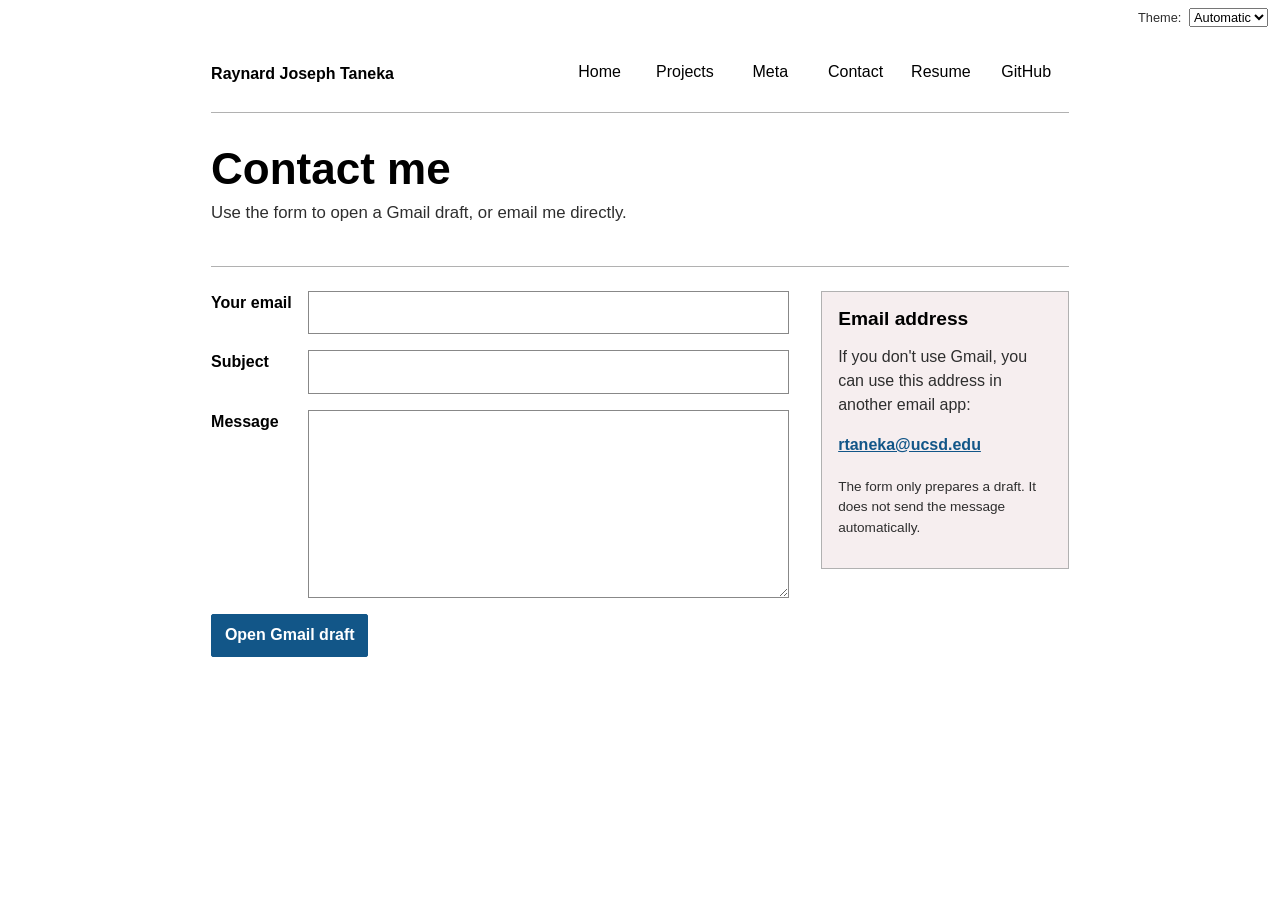
<file: contact/index.html>
<!DOCTYPE html>
<html lang="en">
<head>
  <meta charset="UTF-8">
  <meta name="viewport" content="width=device-width, initial-scale=1.0">
  <meta name="description" content="Contact Raynard Joseph Taneka.">
  <title>Contact | Raynard Joseph Taneka</title>
  <link rel="stylesheet" href="../basic.css?v=20261103">
  <script type="module" src="../global.js"></script>
  <script src="../contact.js" defer></script>
</head>
<body>
  <a class="skip-link" href="#main-content">Skip to main content</a>

  <header class="site-header">
    <a class="site-name" href="../">Raynard Joseph Taneka</a>
  </header>

  <main id="main-content">
    <header class="page-intro">
      <h1>Contact me</h1>
      <p>Use the form to open a Gmail draft, or email me directly.</p>
    </header>

    <section class="contact-layout" aria-label="Contact form and details">
      <form action="mailto:rtaneka@ucsd.edu" method="POST" enctype="text/plain">
        <label>
          Your email
          <input type="email" name="email" autocomplete="email" required>
        </label>

        <label>
          Subject
          <input name="subject" required>
        </label>

        <label>
          Message
          <textarea name="body" rows="7" required></textarea>
        </label>

        <button type="submit">Open Gmail draft</button>
        <p id="form-status" class="form-status" aria-live="polite"></p>
      </form>

      <aside class="contact-note">
        <h2>Email address</h2>
        <p>If you don't use Gmail, you can use this address in another email app:</p>
        <a href="mailto:rtaneka@ucsd.edu">rtaneka@ucsd.edu</a>
        <p class="small-text">
          The form only prepares a draft. It does not send the message automatically.
        </p>
      </aside>
    </section>
  </main>

</body>
</html>
</file>
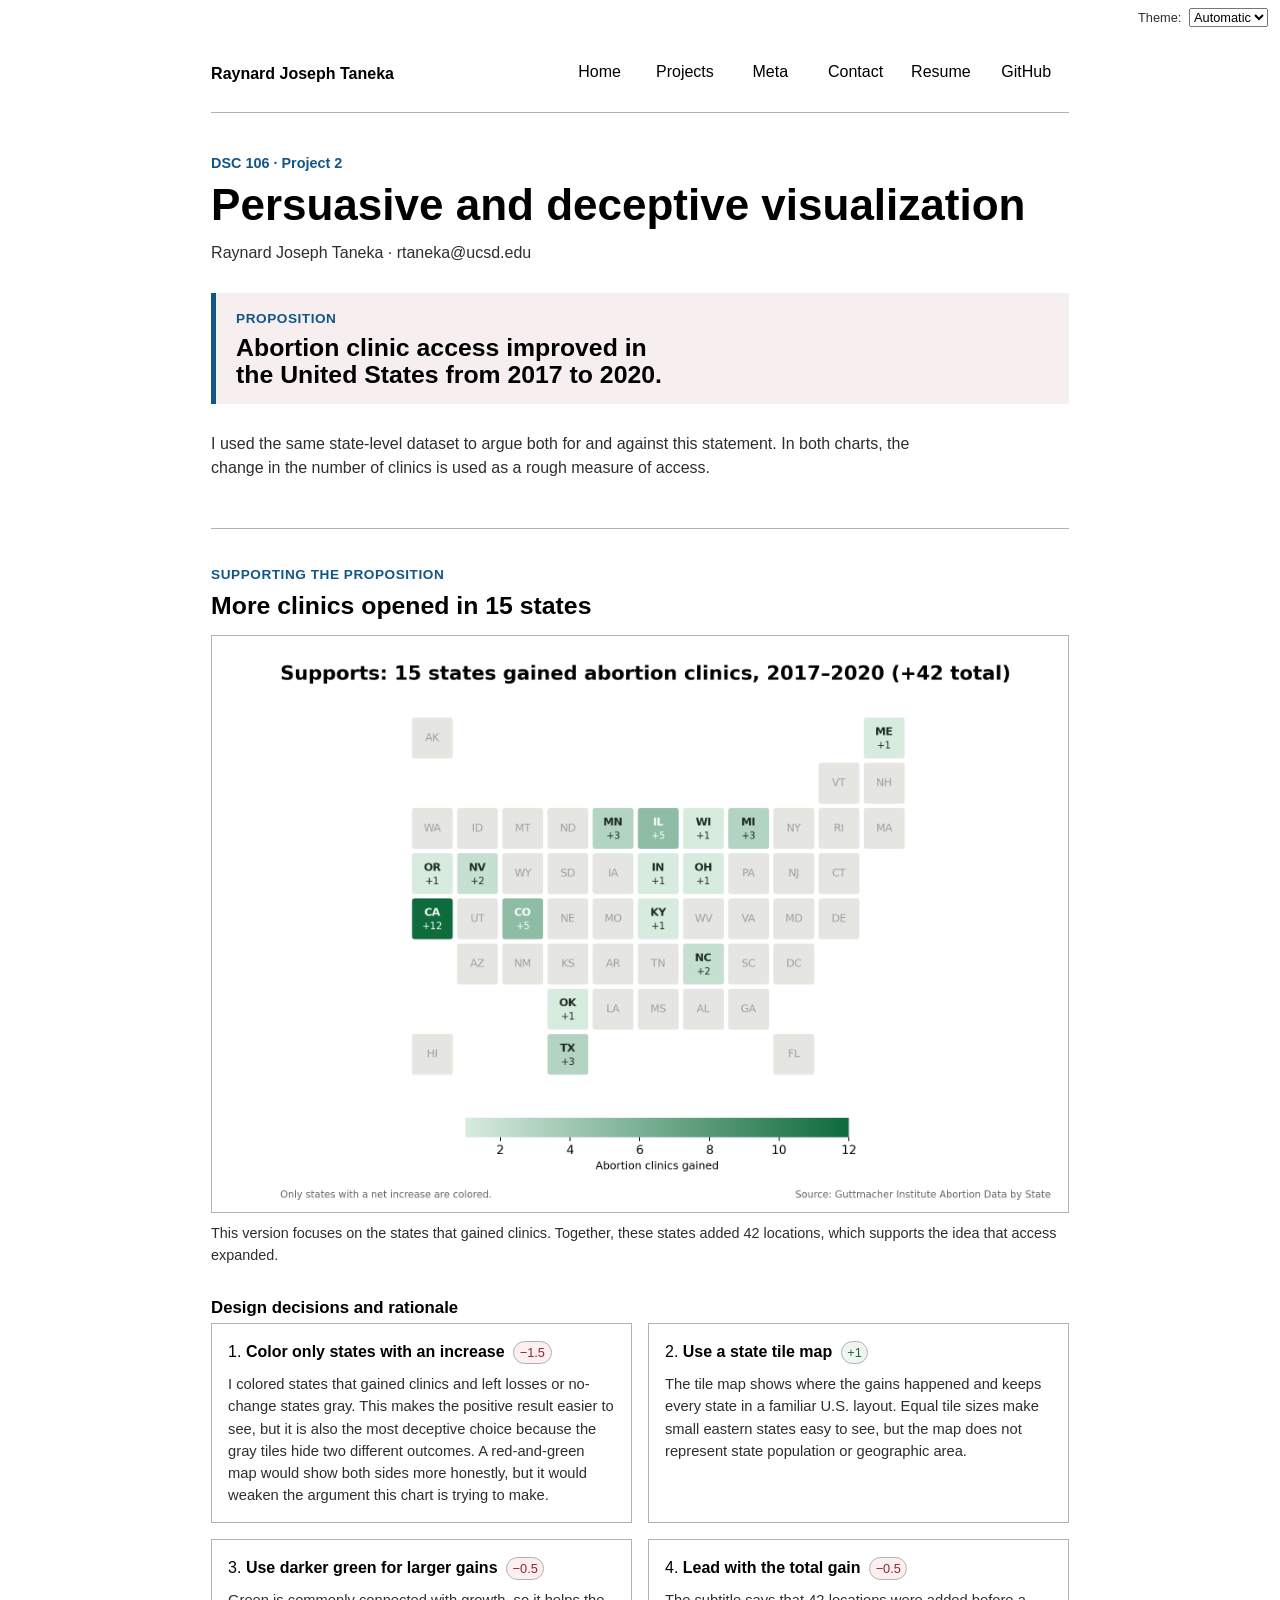
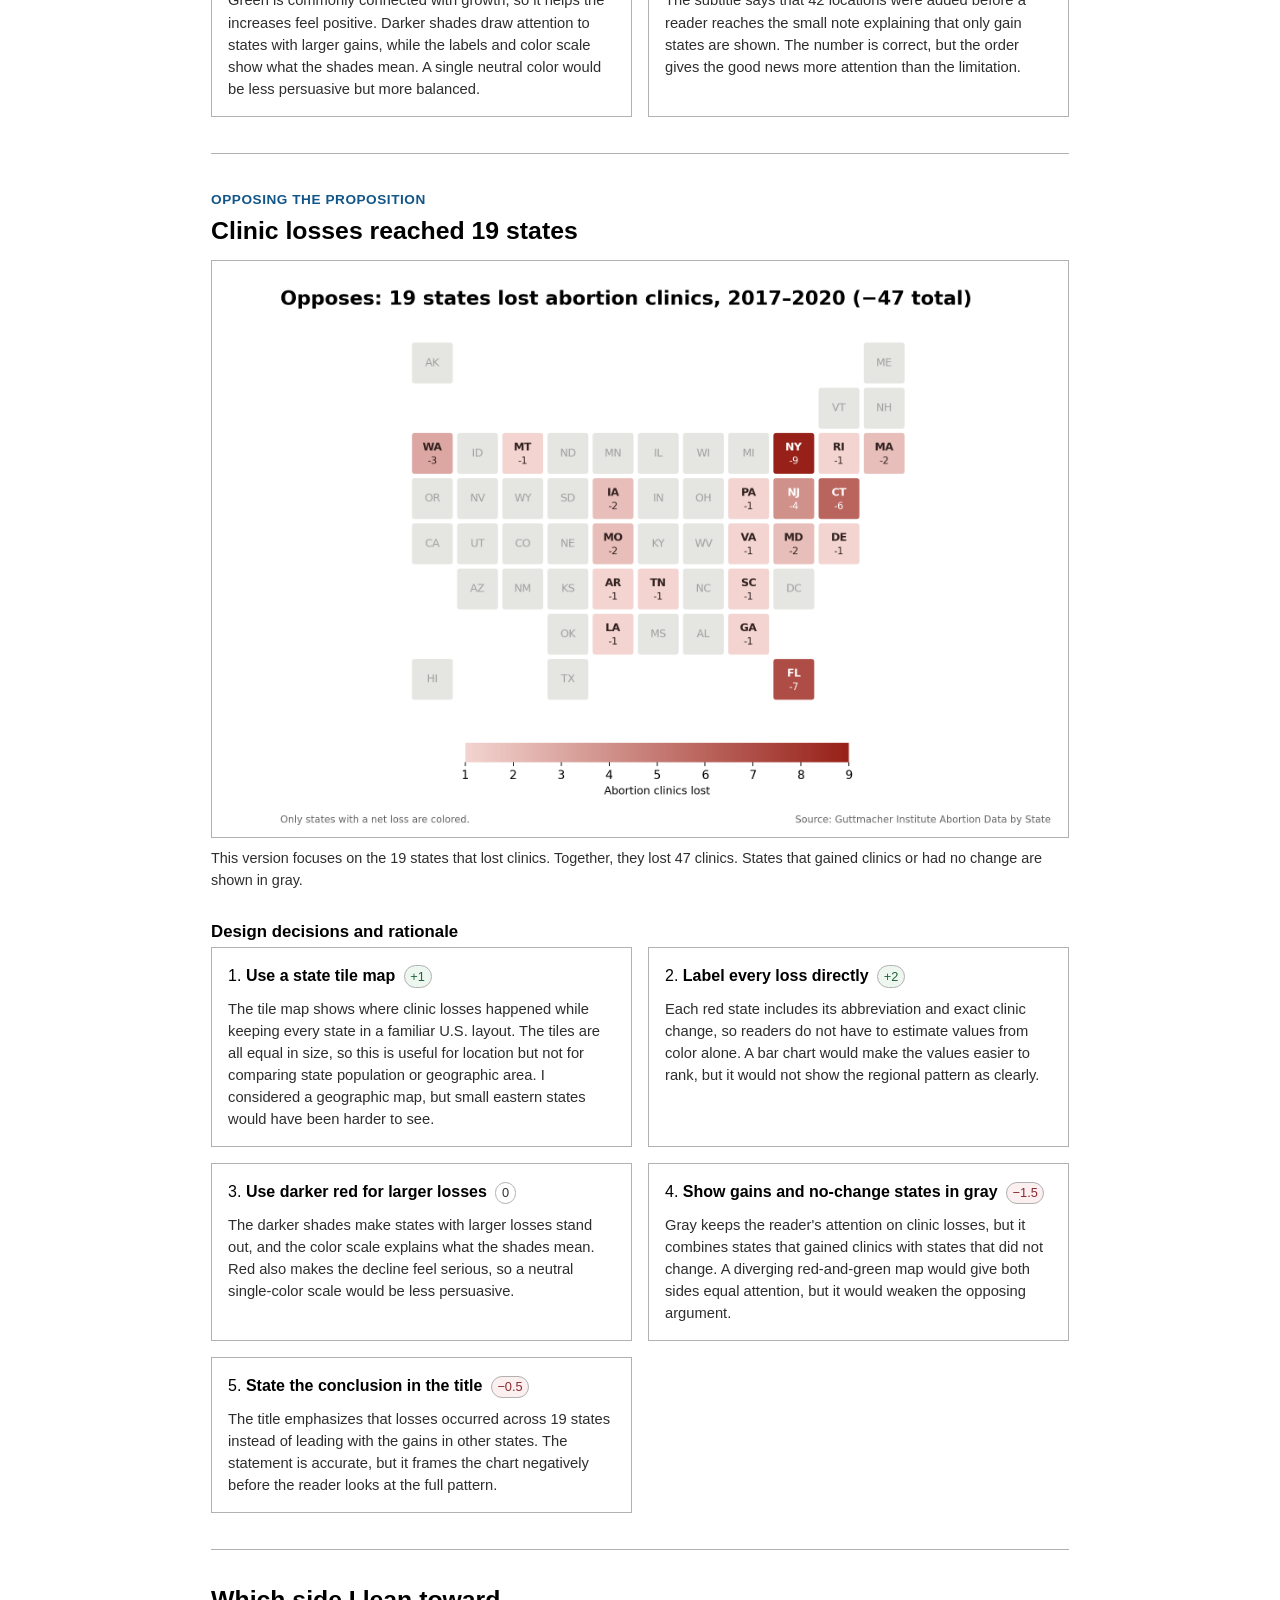
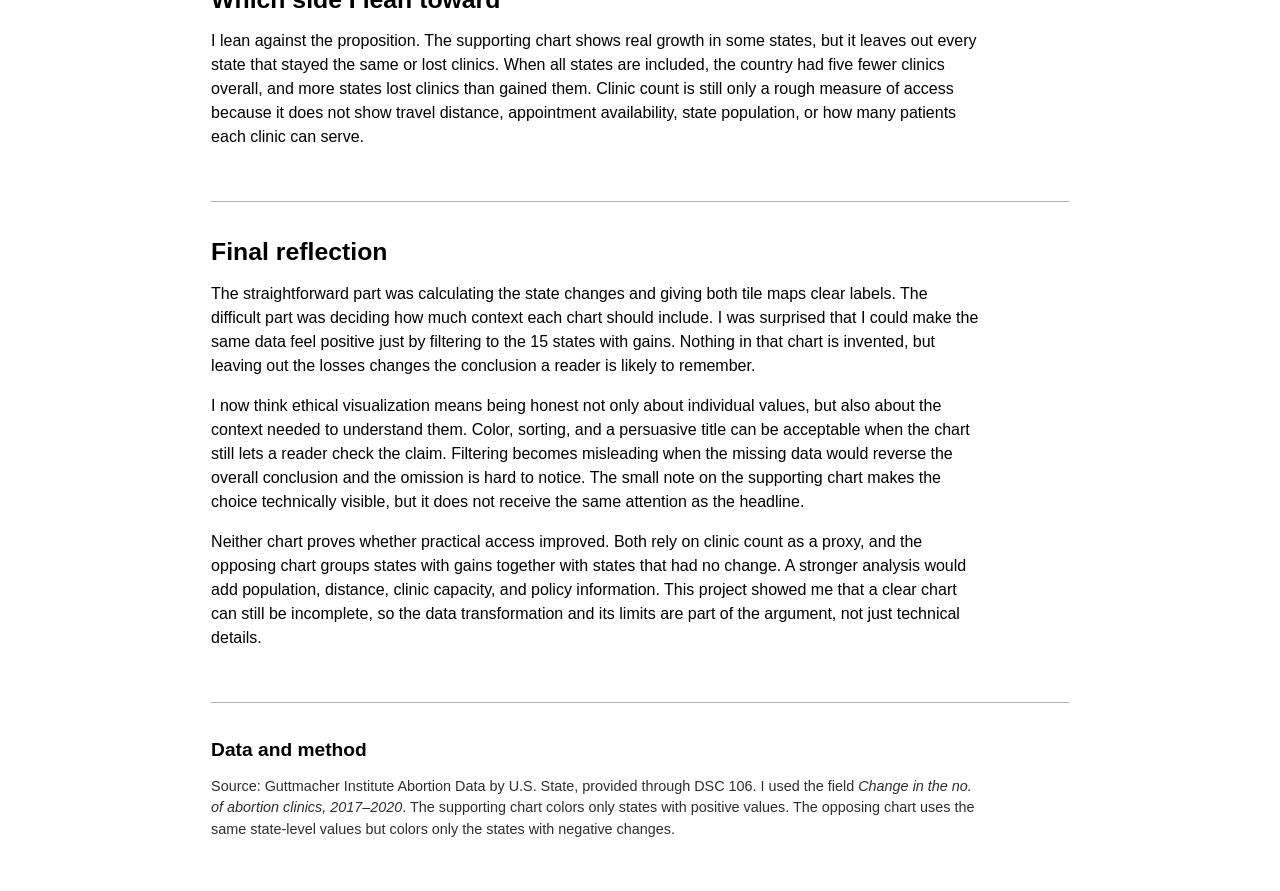
<file: project2/index.html>
<!DOCTYPE html>
<html lang="en">
<head>
  <meta charset="UTF-8">
  <meta name="viewport" content="width=device-width, initial-scale=1.0">
  <meta name="description" content="Two visualizations that argue opposite sides of the same proposition about abortion clinic access.">
  <title>Project 2 | Raynard Joseph Taneka</title>
  <link rel="stylesheet" href="../basic.css?v=20261103">
  <link rel="stylesheet" href="project2.css?v=20261020">
  <script type="module" src="../global.js"></script>
</head>
<body>
  <a class="skip-link" href="#main-content">Skip to main content</a>

  <header class="site-header">
    <a class="site-name" href="../">Raynard Joseph Taneka</a>
  </header>

  <main id="main-content" class="report-page">
    <header class="report-intro">
      <p class="eyebrow">DSC 106 · Project 2</p>
      <h1>Persuasive and deceptive visualization</h1>
      <p class="byline">Raynard Joseph Taneka · rtaneka@ucsd.edu</p>
      <div class="proposition">
        <p>Proposition</p>
        <h2>Abortion clinic access improved in the United States from 2017 to 2020.</h2>
      </div>
      <p>
        I used the same state-level dataset to argue both for and against this statement. In both
        charts, the change in the number of clinics is used as a rough measure of access.
      </p>
    </header>

    <section class="argument argument-supports" aria-labelledby="supporting-title">
      <p class="side-label">Supporting the proposition</p>
      <h2 id="supporting-title">More clinics opened in 15 states</h2>
      <figure class="chart">
        <img
          src="figures/supporting_access_improved.png"
          alt="United States tile map highlighting the 15 states that gained abortion clinics from 2017 to 2020. Darker green indicates a larger increase, with California gaining 12 clinics."
        >
        <figcaption>
          This version focuses on the states that gained clinics. Together, these states added 42
          locations, which supports the idea that access expanded.
        </figcaption>
      </figure>

      <h3>Design decisions and rationale</h3>
      <ol class="decision-list">
        <li>
          <p><strong>Color only states with an increase</strong> <span class="score deceptive">−1.5</span></p>
          <p>
            I colored states that gained clinics and left losses or no-change states gray. This makes
            the positive result easier to see, but it is also the most deceptive choice because the
            gray tiles hide two different outcomes. A red-and-green map would show both sides more
            honestly, but it would weaken the argument this chart is trying to make.
          </p>
        </li>
        <li>
          <p><strong>Use a state tile map</strong> <span class="score earnest">+1</span></p>
          <p>
            The tile map shows where the gains happened and keeps every state in a familiar U.S.
            layout. Equal tile sizes make small eastern states easy to see, but the map does not
            represent state population or geographic area.
          </p>
        </li>
        <li>
          <p><strong>Use darker green for larger gains</strong> <span class="score deceptive">−0.5</span></p>
          <p>
            Green is commonly connected with growth, so it helps the increases feel positive. Darker
            shades draw attention to states with larger gains, while the labels and color scale show
            what the shades mean. A single neutral color would be less persuasive but more balanced.
          </p>
        </li>
        <li>
          <p><strong>Lead with the total gain</strong> <span class="score deceptive">−0.5</span></p>
          <p>
            The subtitle says that 42 locations were added before a reader reaches the small note
            explaining that only gain states are shown. The number is correct, but the order gives the
            good news more attention than the limitation.
          </p>
        </li>
      </ol>
    </section>

    <section class="argument argument-opposes" aria-labelledby="opposing-title">
      <p class="side-label">Opposing the proposition</p>
      <h2 id="opposing-title">Clinic losses reached 19 states</h2>
      <figure class="chart">
        <img
          src="figures/opposing_access_improved.png"
          alt="United States tile map highlighting the 19 states that lost abortion clinics from 2017 to 2020. Darker red indicates a larger decrease, while states without a loss are gray."
        >
        <figcaption>
          This version focuses on the 19 states that lost clinics. Together, they lost 47 clinics.
          States that gained clinics or had no change are shown in gray.
        </figcaption>
      </figure>

      <h3>Design decisions and rationale</h3>
      <ol class="decision-list">
        <li>
          <p><strong>Use a state tile map</strong> <span class="score earnest">+1</span></p>
          <p>
            The tile map shows where clinic losses happened while keeping every state in a familiar
            U.S. layout. The tiles are all equal in size, so this is useful for location but not for
            comparing state population or geographic area. I considered a geographic map, but small
            eastern states would have been harder to see.
          </p>
        </li>
        <li>
          <p><strong>Label every loss directly</strong> <span class="score earnest">+2</span></p>
          <p>
            Each red state includes its abbreviation and exact clinic change, so readers do not have
            to estimate values from color alone. A bar chart would make the values easier to rank, but
            it would not show the regional pattern as clearly.
          </p>
        </li>
        <li>
          <p><strong>Use darker red for larger losses</strong> <span class="score neutral">0</span></p>
          <p>
            The darker shades make states with larger losses stand out, and the color scale explains
            what the shades mean. Red also makes the decline feel serious, so a neutral single-color
            scale would be less persuasive.
          </p>
        </li>
        <li>
          <p><strong>Show gains and no-change states in gray</strong> <span class="score deceptive">−1.5</span></p>
          <p>
            Gray keeps the reader's attention on clinic losses, but it combines states that gained
            clinics with states that did not change. A diverging red-and-green map would give both
            sides equal attention, but it would weaken the opposing argument.
          </p>
        </li>
        <li>
          <p><strong>State the conclusion in the title</strong> <span class="score deceptive">−0.5</span></p>
          <p>
            The title emphasizes that losses occurred across 19 states instead of leading with the
            gains in other states. The statement is accurate, but it frames the chart negatively
            before the reader looks at the full pattern.
          </p>
        </li>
      </ol>
    </section>

    <section class="report-section">
      <h2>Which side I lean toward</h2>
      <p>
        I lean against the proposition. The supporting chart shows real growth in some states, but it
        leaves out every state that stayed the same or lost clinics. When all states are included, the
        country had five fewer clinics overall, and more states lost clinics than gained them. Clinic
        count is still only a rough measure of access because it does not show travel distance,
        appointment availability, state population, or how many patients each clinic can serve.
      </p>
    </section>

    <section class="report-section">
      <h2>Final reflection</h2>
      <p>
        The straightforward part was calculating the state changes and giving both tile maps clear
        labels. The difficult part was deciding how much context each chart should include. I was
        surprised that I could make the same data feel positive just by filtering to the 15 states with
        gains. Nothing in that chart is invented, but leaving out the losses changes the conclusion a
        reader is likely to remember.
      </p>
      <p>
        I now think ethical visualization means being honest not only about individual values, but also
        about the context needed to understand them. Color, sorting, and a persuasive title can be
        acceptable when the chart still lets a reader check the claim. Filtering becomes misleading
        when the missing data would reverse the overall conclusion and the omission is hard to notice.
        The small note on the supporting chart makes the choice technically visible, but it does not
        receive the same attention as the headline.
      </p>
      <p>
        Neither chart proves whether practical access improved. Both rely on clinic count as a proxy,
        and the opposing chart groups states with gains together with states that had no change. A
        stronger analysis would add population, distance, clinic capacity, and policy
        information. This project showed me that a clear chart can still be incomplete, so the data
        transformation and its limits are part of the argument, not just technical details.
      </p>
    </section>

    <section class="report-section source-note">
      <h2>Data and method</h2>
      <p>
        Source: Guttmacher Institute Abortion Data by U.S. State, provided through DSC 106. I used the
        field <em>Change in the no. of abortion clinics, 2017–2020</em>. The supporting chart colors
        only states with positive values. The opposing chart uses the same state-level values but
        colors only the states with negative changes.
      </p>
    </section>
  </main>
</body>
</html>
</file>
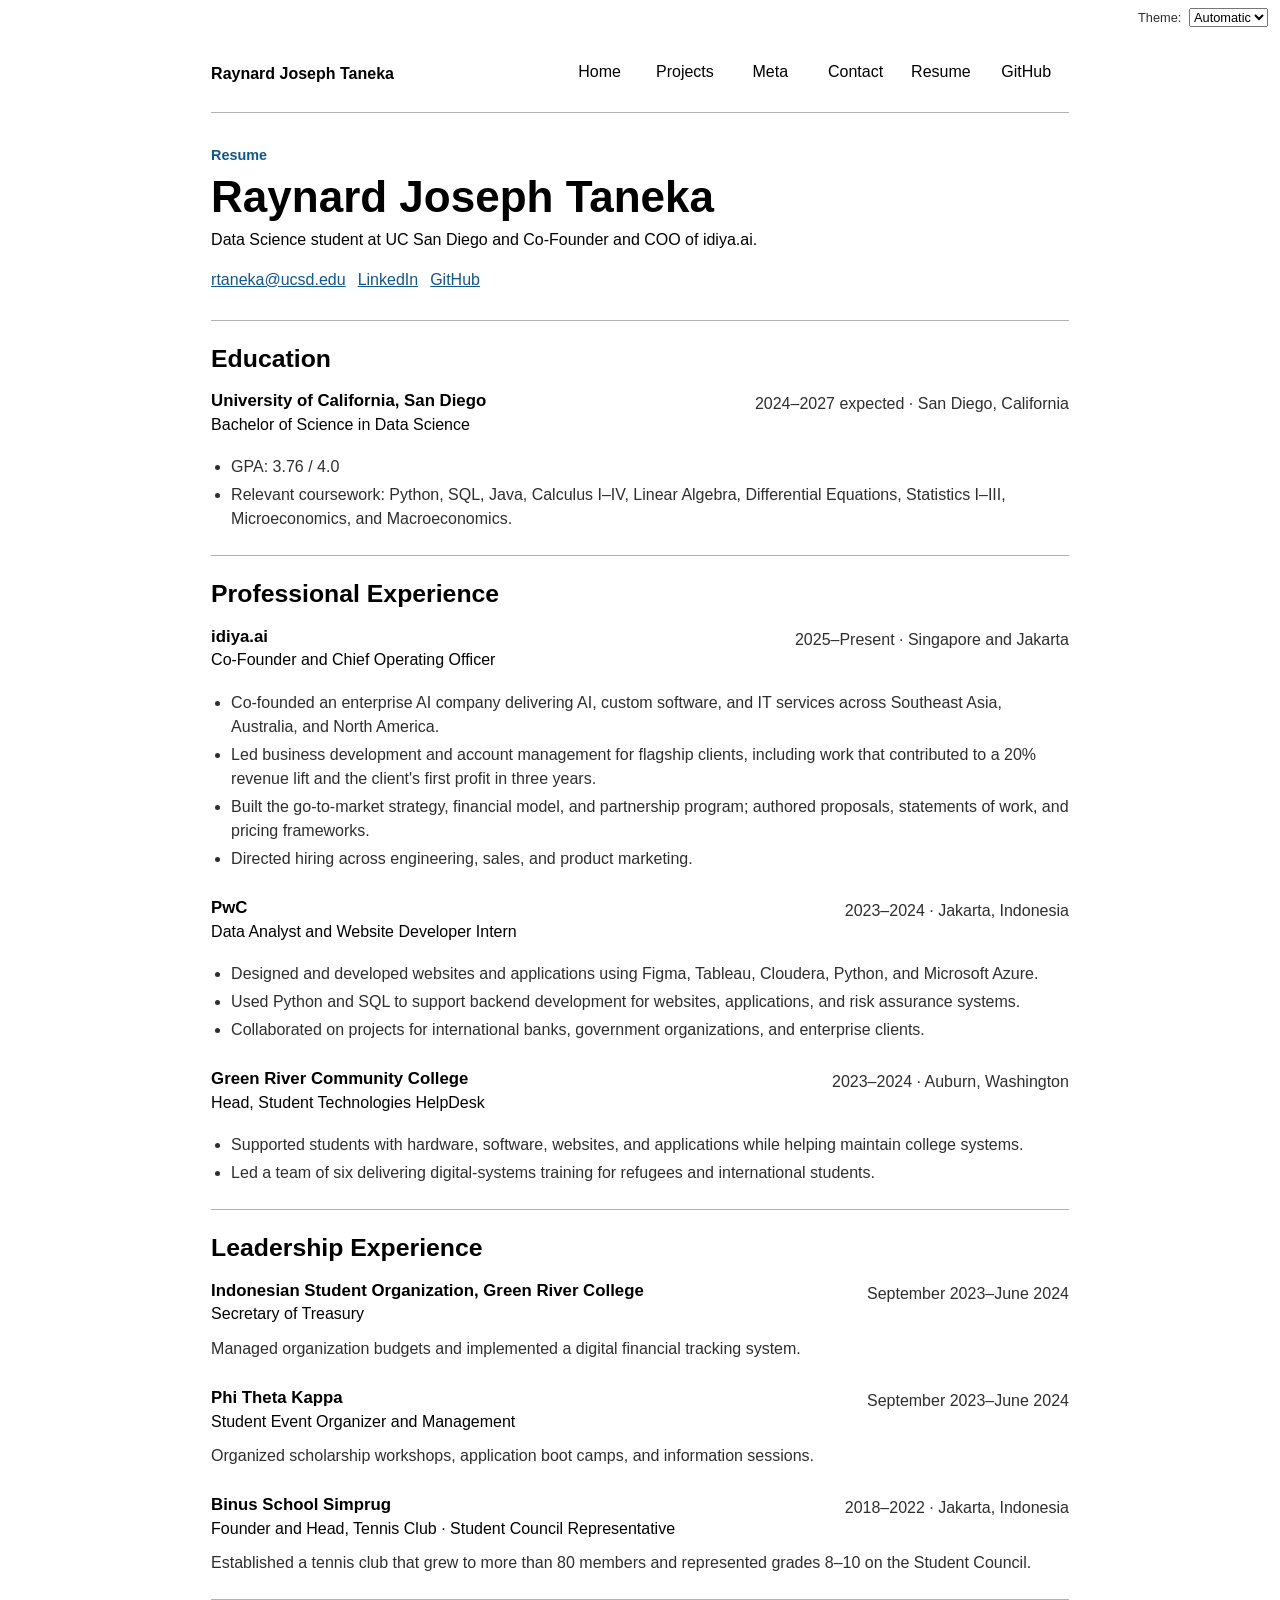
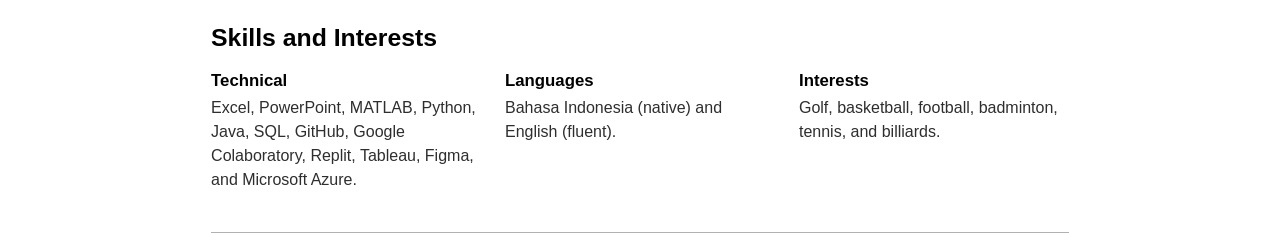
<file: resume/index.html>
<!DOCTYPE html>
<html lang="en">
<head>
  <meta charset="UTF-8">
  <meta name="viewport" content="width=device-width, initial-scale=1.0">
  <meta name="description" content="Resume of Raynard Joseph Taneka, Data Science student and Co-Founder of idiya.ai.">
  <title>Resume | Raynard Joseph Taneka</title>
  <link rel="stylesheet" href="../basic.css?v=20261103">
  <script type="module" src="../global.js"></script>
</head>
<body>
  <a class="skip-link" href="#main-content">Skip to main content</a>

  <header class="site-header">
    <a class="site-name" href="../">Raynard Joseph Taneka</a>
  </header>

  <main id="main-content" class="resume-page">
    <header class="page-intro resume-intro">
      <p class="eyebrow">Resume</p>
      <h1>Raynard Joseph Taneka</h1>
      <p>Data Science student at UC San Diego and Co-Founder and COO of idiya.ai.</p>
      <div class="resume-links">
        <a href="mailto:rtaneka@ucsd.edu">rtaneka@ucsd.edu</a>
        <a href="https://www.linkedin.com/in/raynard-taneka-959043294" target="_blank" rel="noreferrer">LinkedIn</a>
        <a href="https://github.com/Rayay123" target="_blank" rel="noreferrer">GitHub</a>
      </div>
    </header>

    <section class="resume-section" aria-labelledby="education-heading">
      <h2 id="education-heading">Education</h2>
      <article class="resume-entry">
        <header>
          <div>
            <h3>University of California, San Diego</h3>
            <p>Bachelor of Science in Data Science</p>
          </div>
          <p><time datetime="2024">2024</time>–<time datetime="2027">2027</time> expected · San Diego, California</p>
        </header>
        <ul>
          <li>GPA: 3.76 / 4.0</li>
          <li>Relevant coursework: Python, SQL, Java, Calculus I–IV, Linear Algebra, Differential Equations, Statistics I–III, Microeconomics, and Macroeconomics.</li>
        </ul>
      </article>
    </section>

    <section class="resume-section" aria-labelledby="experience-heading">
      <h2 id="experience-heading">Professional Experience</h2>

      <article class="resume-entry">
        <header>
          <div>
            <h3>idiya.ai</h3>
            <p>Co-Founder and Chief Operating Officer</p>
          </div>
          <p><time datetime="2025">2025</time>–Present · Singapore and Jakarta</p>
        </header>
        <ul>
          <li>Co-founded an enterprise AI company delivering AI, custom software, and IT services across Southeast Asia, Australia, and North America.</li>
          <li>Led business development and account management for flagship clients, including work that contributed to a 20% revenue lift and the client's first profit in three years.</li>
          <li>Built the go-to-market strategy, financial model, and partnership program; authored proposals, statements of work, and pricing frameworks.</li>
          <li>Directed hiring across engineering, sales, and product marketing.</li>
        </ul>
      </article>

      <article class="resume-entry">
        <header>
          <div>
            <h3>PwC</h3>
            <p>Data Analyst and Website Developer Intern</p>
          </div>
          <p><time datetime="2023">2023</time>–<time datetime="2024">2024</time> · Jakarta, Indonesia</p>
        </header>
        <ul>
          <li>Designed and developed websites and applications using Figma, Tableau, Cloudera, Python, and Microsoft Azure.</li>
          <li>Used Python and SQL to support backend development for websites, applications, and risk assurance systems.</li>
          <li>Collaborated on projects for international banks, government organizations, and enterprise clients.</li>
        </ul>
      </article>

      <article class="resume-entry">
        <header>
          <div>
            <h3>Green River Community College</h3>
            <p>Head, Student Technologies HelpDesk</p>
          </div>
          <p><time datetime="2023">2023</time>–<time datetime="2024">2024</time> · Auburn, Washington</p>
        </header>
        <ul>
          <li>Supported students with hardware, software, websites, and applications while helping maintain college systems.</li>
          <li>Led a team of six delivering digital-systems training for refugees and international students.</li>
        </ul>
      </article>
    </section>

    <section class="resume-section" aria-labelledby="leadership-heading">
      <h2 id="leadership-heading">Leadership Experience</h2>

      <article class="resume-entry compact-entry">
        <header>
          <div>
            <h3>Indonesian Student Organization, Green River College</h3>
            <p>Secretary of Treasury</p>
          </div>
          <p><time datetime="2023-09">September 2023</time>–<time datetime="2024-06">June 2024</time></p>
        </header>
        <p>Managed organization budgets and implemented a digital financial tracking system.</p>
      </article>

      <article class="resume-entry compact-entry">
        <header>
          <div>
            <h3>Phi Theta Kappa</h3>
            <p>Student Event Organizer and Management</p>
          </div>
          <p><time datetime="2023-09">September 2023</time>–<time datetime="2024-06">June 2024</time></p>
        </header>
        <p>Organized scholarship workshops, application boot camps, and information sessions.</p>
      </article>

      <article class="resume-entry compact-entry">
        <header>
          <div>
            <h3>Binus School Simprug</h3>
            <p>Founder and Head, Tennis Club · Student Council Representative</p>
          </div>
          <p><time datetime="2018">2018</time>–<time datetime="2022">2022</time> · Jakarta, Indonesia</p>
        </header>
        <p>Established a tennis club that grew to more than 80 members and represented grades 8–10 on the Student Council.</p>
      </article>
    </section>

    <section class="resume-section" aria-labelledby="skills-heading">
      <h2 id="skills-heading">Skills and Interests</h2>
      <div class="skills-grid">
        <article>
          <h3>Technical</h3>
          <p>Excel, PowerPoint, MATLAB, Python, Java, SQL, GitHub, Google Colaboratory, Replit, Tableau, Figma, and Microsoft Azure.</p>
        </article>
        <article>
          <h3>Languages</h3>
          <p>Bahasa Indonesia (native) and English (fluent).</p>
        </article>
        <article>
          <h3>Interests</h3>
          <p>Golf, basketball, football, badminton, tennis, and billiards.</p>
        </article>
      </div>
    </section>
  </main>

</body>
</html>
</file>
<file: basic.css>
:root {
  color-scheme: light dark;
  --color-accent: color-mix(in oklch, #2082c9 75%, canvastext 25%);
  --text: canvastext;
  --muted: color-mix(in oklch, canvastext 70%, canvas 30%);
  --border: color-mix(in oklch, canvastext 24%, canvas 76%);
  --blue: var(--color-accent);
  --light: color-mix(in oklch, var(--color-accent), canvas 92%);
  accent-color: var(--color-accent);
}

* {
  box-sizing: border-box;
}

body {
  max-width: 100ch;
  margin-block: 0;
  margin-inline: auto;
  padding: 2.25rem 1rem 0;
  color: var(--text);
  background: canvas;
  font-family: Arial, Helvetica, sans-serif;
  font-size: 16px;
  line-height: 1.5;
}

a {
  color: var(--blue);
}

a:hover {
  color: #0d3f66;
}

img {
  display: block;
  max-width: 100%;
}

h1,
h2,
h3 {
  line-height: 1.1;
  text-wrap: balance;
}

h1,
h2,
h3,
p {
  margin-top: 0;
}

h1 {
  margin-bottom: 0.75rem;
  font-size: 2.75rem;
}

h2 {
  font-size: 1.55rem;
}

h3 {
  margin-bottom: 0.35rem;
  font-size: 1.05rem;
}

.skip-link {
  position: absolute;
  left: -9999px;
}

.skip-link:focus {
  top: 0.5rem;
  left: 0.5rem;
  padding: 0.5rem;
  color: white;
  background: #222;
}

.site-header,
main,
footer {
  width: 100%;
  max-width: 58rem;
  margin-right: auto;
  margin-left: auto;
}

.site-header {
  display: flex;
  align-items: center;
  justify-content: space-between;
  gap: 1.5rem;
  padding: 1rem 0;
  border-bottom: 1px solid var(--border);
}

.color-scheme {
  position: absolute;
  top: 0.5rem;
  right: 0.75rem;
  color: var(--muted);
  font-size: 0.8rem;
}

.color-scheme select {
  margin-left: 0.25rem;
  font: inherit;
}

.site-name {
  color: var(--text);
  font-weight: bold;
  text-decoration: none;
}

nav {
  display: flex;
  flex: 1;
  flex-wrap: wrap;
  max-width: 32rem;
}

nav a {
  flex: 1;
  padding: 0.5rem;
  border-bottom: 0.25rem solid transparent;
  color: var(--text);
  text-align: center;
  text-decoration: none;
}

nav a.current {
  padding-bottom: 0.25rem;
  border-bottom-color: var(--border);
}

nav a:hover {
  padding-bottom: 0.25rem;
  border-bottom-color: var(--color-accent);
  color: var(--blue);
  background: var(--light);
}

.hero {
  display: grid;
  grid-template-columns: 1fr 250px;
  align-items: center;
  gap: 2.5rem;
  padding: 2.5rem 0;
}

.eyebrow,
.project-type {
  margin-bottom: 0.4rem;
  color: var(--blue);
  font-size: 0.9rem;
  font-weight: bold;
}

.intro,
.page-intro > p:last-child {
  max-width: 40rem;
  color: var(--muted);
  font-size: 1.05rem;
}

.actions,
.resume-links {
  display: flex;
  flex-wrap: wrap;
  gap: 0.75rem;
  margin-top: 1rem;
}

.button,
button {
  display: inline-block;
  padding: 0.55rem 0.8rem;
  border: 1px solid var(--blue);
  border-radius: 2px;
  font: inherit;
  font-weight: bold;
  text-decoration: none;
  cursor: pointer;
}

.button.primary,
button {
  color: canvas;
  background: var(--blue);
}

.button.secondary {
  color: var(--blue);
  background: canvas;
}

.button:hover,
button:hover {
  color: canvas;
  background: color-mix(in oklch, var(--color-accent), canvastext 18%);
}

.portrait-card {
  margin: 0;
  border: 1px solid var(--border);
}

.portrait-card img {
  width: 100%;
  aspect-ratio: 1 / 1;
  object-fit: cover;
  object-position: center top;
}

.portrait-card figcaption {
  padding: 0.5rem 0.65rem;
  border-top: 1px solid var(--border);
  color: var(--muted);
  font-size: 0.85rem;
}

.section-block {
  padding: 2rem 0;
  border-top: 1px solid var(--border);
}

.startup-feature {
  display: grid;
  grid-template-columns: 1fr 1.25fr;
  align-items: center;
  gap: 2rem;
}

.startup-feature-copy h2 {
  margin-bottom: 0.6rem;
}

.startup-feature-copy > p:not(.eyebrow),
.two-column p,
.info-card p,
.project-card > p,
.contact-note p,
.resume-entry li,
.resume-entry > p,
.skills-grid p {
  color: var(--muted);
}

.startup-preview {
  display: block;
  overflow: hidden;
  border: 1px solid var(--border);
  color: var(--text);
  background: canvas;
  text-decoration: none;
}

.startup-preview img {
  width: 100%;
  max-height: 14rem;
  aspect-ratio: 16 / 9;
  object-fit: cover;
  object-position: top;
}

.startup-preview span {
  display: block;
  padding: 0.55rem 0.7rem;
  border-top: 1px solid var(--border);
  font-size: 0.85rem;
}

.startup-preview span strong {
  margin-left: 0.35rem;
}

.section-heading {
  margin-bottom: 1rem;
}

.two-column,
.card-grid,
.skills-grid {
  display: grid;
  grid-template-columns: repeat(2, 1fr);
  gap: 1.5rem;
}

.card-grid,
.skills-grid {
  grid-template-columns: repeat(3, 1fr);
}

.info-card {
  padding: 0.9rem;
  border: 1px solid var(--border);
  background: var(--light);
}

.info-card p:last-child {
  margin-bottom: 0;
}

.page-intro {
  padding: 2rem 0 1.5rem;
  border-bottom: 1px solid var(--border);
}

.page-intro h1 {
  margin-bottom: 0.4rem;
}

.projects {
  display: grid;
  grid-template-columns: repeat(auto-fit, minmax(14rem, 1fr));
  gap: 1rem;
  padding-bottom: 2rem;
}

.projects-chart {
  padding: 1.5rem 0;
}

.projects-chart > div:first-child p {
  margin-bottom: 0;
  color: var(--muted);
}

.chart-layout {
  display: flex;
  align-items: center;
  gap: 2rem;
  margin-top: 1rem;
}

#projects-pie-plot {
  width: min(100%, 18rem);
  overflow: visible;
}

#projects-pie-plot path {
  cursor: pointer;
  transition: opacity 200ms;
}

#projects-pie-plot:has(path:hover) path:not(:hover) {
  opacity: 0.45;
}

#projects-pie-plot path:focus-visible,
.legend-item:focus-visible {
  outline: 3px solid var(--text);
  outline-offset: 2px;
}

.legend {
  display: grid;
  flex: 1;
  grid-template-columns: repeat(auto-fill, minmax(8rem, 1fr));
  gap: 0.75rem 1.25rem;
  margin: 0;
  padding: 1rem;
  border: 1px solid var(--border);
  list-style: none;
}

.legend-item {
  display: flex;
  align-items: center;
  gap: 0.45rem;
  padding: 0.25rem;
  cursor: pointer;
}

.swatch {
  width: 1rem;
  aspect-ratio: 1 / 1;
  border-radius: 2px;
  background: var(--color);
}

.legend-item em {
  color: var(--muted);
}

#projects-pie-plot .selected {
  fill: var(--text);
  stroke: canvas;
  stroke-width: 1.5;
}

.legend-item.selected {
  font-weight: bold;
  background: var(--light);
}

.project-search {
  display: block;
  margin-bottom: 1.5rem;
  font-weight: bold;
}

.project-search span {
  display: block;
  margin-bottom: 0.35rem;
}

.meta-section {
  padding: 1.5rem 0;
  border-bottom: 1px solid var(--border);
}

.meta-note {
  max-width: 48rem;
  color: var(--muted);
}

.time-filter {
  margin-top: 1.25rem;
  padding: 0.8rem;
  border: 1px solid var(--border);
}

.time-filter label {
  display: flex;
  align-items: baseline;
  justify-content: space-between;
  gap: 1rem;
  font-weight: bold;
}

.time-filter time {
  color: var(--muted);
  font-size: 0.9rem;
  font-weight: normal;
}

.time-filter input {
  width: 100%;
  margin-top: 0.65rem;
}

#scrolly-1 {
  display: grid;
  grid-template-columns: minmax(12rem,0.75fr) minmax(0,1.4fr);
  align-items: start;
  gap: 1.5rem;
  margin-top: 1rem;
}

#scatter-story {
  min-width: 0;
}

#scatter-plot {
  position: sticky;
  top: 1rem;
  min-width: 0;
  padding: 0.75rem;
  border: 1px solid var(--border);
  background: canvas;
}

#scatter-story .step {
  display: flex;
  min-height: 30vh;
  align-items: center;
  margin-bottom: 0.75rem;
  padding: 1rem;
  border-left: 3px solid transparent;
  color: var(--muted);
}

#scatter-story .step p {
  margin: 0;
}

#scatter-story .step.is-active {
  border-left-color: var(--blue);
  color: var(--text);
  background: var(--light);
}

dl.stats {
  display: grid;
  grid-template-columns: repeat(auto-fit,minmax(8rem,1fr));
  gap: 0.75rem;
  margin: 0;
}

dl.stats dt,
dl.stats dd {
  margin: 0;
}

dl.stats dt {
  grid-row: 1;
  color: var(--muted);
  font-size: 0.8rem;
}

dl.stats dd {
  grid-row: 2;
  font-size: 1.15rem;
  font-weight: bold;
}

#chart {
  margin: 1rem 0;
  overflow: visible;
}

#chart svg {
  display: block;
  width: 100%;
  height: auto;
  overflow: visible;
}

#chart text {
  fill: var(--text);
  font-family: Arial,Helvetica,sans-serif;
}

#chart .domain,
#chart .tick line {
  stroke: var(--border);
}

#chart .gridlines .domain {
  display: none;
}

#chart .gridlines line {
  stroke: var(--border);
  stroke-opacity: 0.45;
}

#chart circle {
  fill: var(--blue);
  fill-opacity: 0.75;
  stroke: canvas;
  stroke-width: 1;
  cursor: pointer;
  transition: cx 220ms ease,cy 220ms ease,r 220ms ease,fill-opacity 150ms ease;
}

@starting-style {
  #chart circle {
    r: 0;
  }
}

#chart circle:hover,
#chart circle:focus-visible {
  fill-opacity: 1;
  outline: none;
  stroke: var(--text);
  stroke-width: 2;
}

#chart circle.selected {
  fill: #d6534d;
  fill-opacity: 1;
}

#chart .selection {
  fill: var(--blue);
  fill-opacity: 0.12;
  stroke: var(--blue);
  stroke-dasharray: 5 3;
}

dl.info {
  display: grid;
  grid-template-columns: auto 1fr;
  gap: 0.25rem 0.7rem;
  margin: 0;
}

dl.info dt,
dl.info dd {
  margin: 0;
}

dl.info dt {
  color: var(--muted);
}

.tooltip {
  position: fixed;
  z-index: 10;
  width: min(15rem,calc(100vw - 1rem));
  padding: 0.75rem;
  border: 1px solid var(--border);
  color: var(--text);
  background: canvas;
  font-size: 0.8rem;
  pointer-events: none;
}

.tooltip[hidden] {
  display: grid;
  opacity: 0;
  visibility: hidden;
}

#selection-count {
  margin-bottom: 1rem;
  font-weight: bold;
}

#language-breakdown {
  padding-top: 0.75rem;
}

.file-key {
  display: flex;
  flex-wrap: wrap;
  gap: 0.5rem 1rem;
  margin: 1rem 0;
  padding: 0;
  color: var(--muted);
  list-style: none;
}

.file-key li {
  display: flex;
  align-items: center;
  gap: 0.35rem;
}

.file-swatch {
  width: 0.75rem;
  aspect-ratio: 1;
  border-radius: 50%;
  background: var(--color);
}

.file-viz {
  display: grid;
  grid-template-columns: minmax(9rem,1fr) minmax(0,4fr);
  margin: 0;
}

.file-viz .file-row {
  display: grid;
  grid-column: 1 / -1;
  grid-template-columns: subgrid;
  padding: 0.65rem 0;
  border-top: 1px solid var(--border);
}

.file-viz dt,
.file-viz dd {
  margin: 0;
}

.file-viz dt {
  grid-column: 1;
  padding-right: 0.75rem;
  overflow-wrap: anywhere;
}

.file-viz dt small {
  display: block;
  margin-top: 0.15rem;
  color: var(--muted);
}

.file-viz dd {
  display: flex;
  grid-column: 2;
  flex-wrap: wrap;
  align-content: start;
  align-items: start;
  gap: 0.15rem;
  padding-top: 0.2rem;
}

.loc {
  width: 0.5rem;
  aspect-ratio: 1;
  border-radius: 50%;
  background: var(--color);
}

.project-card {
  display: grid;
  grid-template-rows: auto auto 1fr;
  gap: 0.75rem;
  padding: 1rem;
  border: 1px solid var(--border);
}

.project-card h2,
.project-card h3 {
  margin-bottom: 0;
  font-size: 1.25rem;
}

.project-year {
  margin-bottom: 0.25rem;
  color: var(--muted);
  font-size: 0.8rem;
}

.project-card img {
  width: 100%;
  aspect-ratio: 16 / 9;
  object-fit: cover;
  border: 1px solid var(--border);
}

.project-card > p {
  margin-bottom: 0;
  color: var(--muted);
}

.github-stats dl {
  display: grid;
  grid-template-columns: repeat(4,1fr);
  margin: 0;
  text-align: center;
}

.github-stats dt {
  grid-row: 1;
  color: var(--muted);
  font-size: 0.85rem;
}

.github-stats dd {
  grid-row: 2;
  margin: 0;
  font-size: 1.5rem;
  font-weight: bold;
}

.contact-layout {
  display: grid;
  grid-template-columns: 1.4fr 0.6fr;
  align-items: start;
  gap: 2rem;
  padding: 1.5rem 0 2.5rem;
}

form {
  display: grid;
  grid-template-columns: auto 1fr;
  gap: 1rem;
}

form label {
  display: grid;
  grid-template-columns: subgrid;
  grid-column: 1 / -1;
  font-weight: bold;
}

input,
textarea {
  width: 100%;
  padding: 0.55rem;
  border: 1px solid #888;
  border-radius: 0;
  color: var(--text);
  background: canvas;
  font: inherit;
}

input:focus,
textarea:focus {
  outline: 2px solid #8db9d8;
}

textarea {
  resize: vertical;
}

button {
  grid-column: 1 / -1;
  justify-self: start;
}

.form-status {
  grid-column: 1 / -1;
  min-height: 1.5rem;
  margin: 0;
  color: var(--muted);
  font-size: 0.9rem;
}

.contact-note {
  padding: 1rem;
  border: 1px solid var(--border);
  background: var(--light);
}

.contact-note h2 {
  font-size: 1.2rem;
}

.contact-note > a {
  font-weight: bold;
}

.small-text {
  margin-top: 1.25rem;
  font-size: 0.85rem;
}

.resume-page {
  max-width: 55rem;
}

.resume-intro {
  padding-bottom: 1.75rem;
}

.resume-section {
  padding: 1.5rem 0;
  border-bottom: 1px solid var(--border);
}

.resume-section > h2 {
  margin-bottom: 1.25rem;
}

.resume-entry + .resume-entry {
  margin-top: 1.75rem;
}

.resume-entry header {
  display: flex;
  justify-content: space-between;
  gap: 1.25rem;
  margin-bottom: 0.5rem;
}

.resume-entry h3,
.resume-entry header p {
  margin-bottom: 0.15rem;
}

.resume-entry header > p {
  max-width: 21rem;
  color: var(--muted);
  text-align: right;
}

.resume-entry ul {
  margin-bottom: 0;
  padding-left: 1.25rem;
}

.resume-entry li + li {
  margin-top: 0.25rem;
}

.compact-entry > p {
  margin-bottom: 0;
}

footer {
  display: flex;
  justify-content: space-between;
  gap: 1rem;
  padding: 1rem 0 1.5rem;
  border-top: 1px solid var(--border);
  color: var(--muted);
  font-size: 0.85rem;
}

footer p {
  margin: 0;
}

@media (max-width: 44rem) {
  .site-header,
  .resume-entry header,
  footer {
    align-items: flex-start;
    flex-direction: column;
  }

  nav {
    max-width: none;
  }

  nav a {
    flex-basis: 30%;
  }

  .hero,
  .startup-feature,
  .contact-layout,
  .projects,
  .two-column,
  .card-grid,
  .skills-grid {
    grid-template-columns: 1fr;
  }

  .hero {
    padding: 2rem 0;
  }

  .portrait-card {
    width: min(100%, 18rem);
  }

  .project-card {
    gap: 0.75rem;
  }

  .chart-layout {
    align-items: stretch;
    flex-direction: column;
    gap: 1rem;
  }

  #projects-pie-plot {
    align-self: center;
    width: min(100%, 15rem);
  }

  .github-stats dl {
    grid-template-columns: repeat(2,1fr);
    gap: 1rem;
  }

  .github-stats dt,
  .github-stats dd {
    grid-row: auto;
  }

  form {
    grid-template-columns: 1fr;
  }

  form label {
    gap: 0.25rem;
  }

  .resume-entry header > p {
    text-align: left;
  }

  dl.stats {
    grid-template-columns: repeat(2,1fr);
  }

  dl.stats dt,
  dl.stats dd {
    grid-row: auto;
  }

  .time-filter label {
    align-items: flex-start;
    flex-direction: column;
    gap: 0.25rem;
  }

  #scrolly-1 {
    display: block;
  }

  #scatter-plot {
    position: relative;
    top: auto;
  }

  #scatter-story .step {
    min-height: auto;
    margin-bottom: 1rem;
  }

  .file-viz,
  .file-viz .file-row {
    grid-template-columns: 1fr;
  }

  .file-viz dt,
  .file-viz dd {
    grid-column: 1;
  }
}
</file>
<file: project2/project2.css>
.report-page {
  max-width: 58rem;
}

.report-intro {
  padding: 2.5rem 0 2rem;
}

.report-intro > p:last-child {
  max-width: 44rem;
  color: var(--muted);
}

.byline {
  color: var(--muted);
}

.proposition {
  margin: 1.75rem 0;
  padding: 1rem 1.25rem;
  border-left: 5px solid var(--blue);
  background: var(--light);
}

.proposition p {
  margin-bottom: 0.25rem;
  color: var(--blue);
  font-size: 0.85rem;
  font-weight: bold;
  text-transform: uppercase;
  letter-spacing: 0.04em;
}

.proposition h2 {
  margin-bottom: 0;
  font-size: 1.55rem;
}

.argument,
.report-section {
  padding: 2.25rem 0;
  border-top: 1px solid var(--border);
}

.side-label {
  margin-bottom: 0.4rem;
  color: var(--blue);
  font-size: 0.85rem;
  font-weight: bold;
  text-transform: uppercase;
  letter-spacing: 0.04em;
}

.argument > h2,
.report-section > h2 {
  margin-bottom: 1rem;
}

.chart {
  margin: 0 0 2rem;
}

.chart img {
  width: 100%;
  border: 1px solid var(--border);
  background: white;
}

.chart figcaption {
  padding-top: 0.65rem;
  color: var(--muted);
  font-size: 0.9rem;
}

.decision-list {
  display: grid;
  grid-template-columns: repeat(2, 1fr);
  gap: 1rem;
  margin: 0;
  padding: 0;
  list-style: none;
  counter-reset: decisions;
}

.decision-list li {
  padding: 1rem;
  border: 1px solid var(--border);
  counter-increment: decisions;
}

.decision-list li > p:first-child::before {
  content: counter(decisions) ". ";
}

.decision-list p {
  margin-bottom: 0.6rem;
}

.decision-list p:last-child {
  margin-bottom: 0;
  color: var(--muted);
  font-size: 0.92rem;
}

.score {
  display: inline-block;
  margin-left: 0.25rem;
  padding: 0.05rem 0.35rem;
  border: 1px solid var(--border);
  border-radius: 999px;
  font-size: 0.8rem;
  white-space: nowrap;
}

.score.earnest {
  color: #22633c;
  background: #edf7f0;
}

.score.deceptive {
  color: #8a2830;
  background: #fbeff0;
}

.score.neutral {
  color: var(--muted);
  background: canvas;
}

.report-section p {
  max-width: 48rem;
}

.source-note {
  color: var(--muted);
  font-size: 0.9rem;
}

.source-note h2 {
  color: var(--text);
  font-size: 1.2rem;
}

@media (max-width: 44rem) {
  .report-intro {
    padding-top: 2rem;
  }

  .decision-list {
    grid-template-columns: 1fr;
  }

  .chart {
    margin-right: -0.5rem;
    margin-left: -0.5rem;
  }
}

@media (prefers-color-scheme: dark) {
  .score.earnest {
    color: #b8e6c7;
    background: #173c24;
  }

  .score.deceptive {
    color: #f2bdc1;
    background: #481d21;
  }
}
</file>
